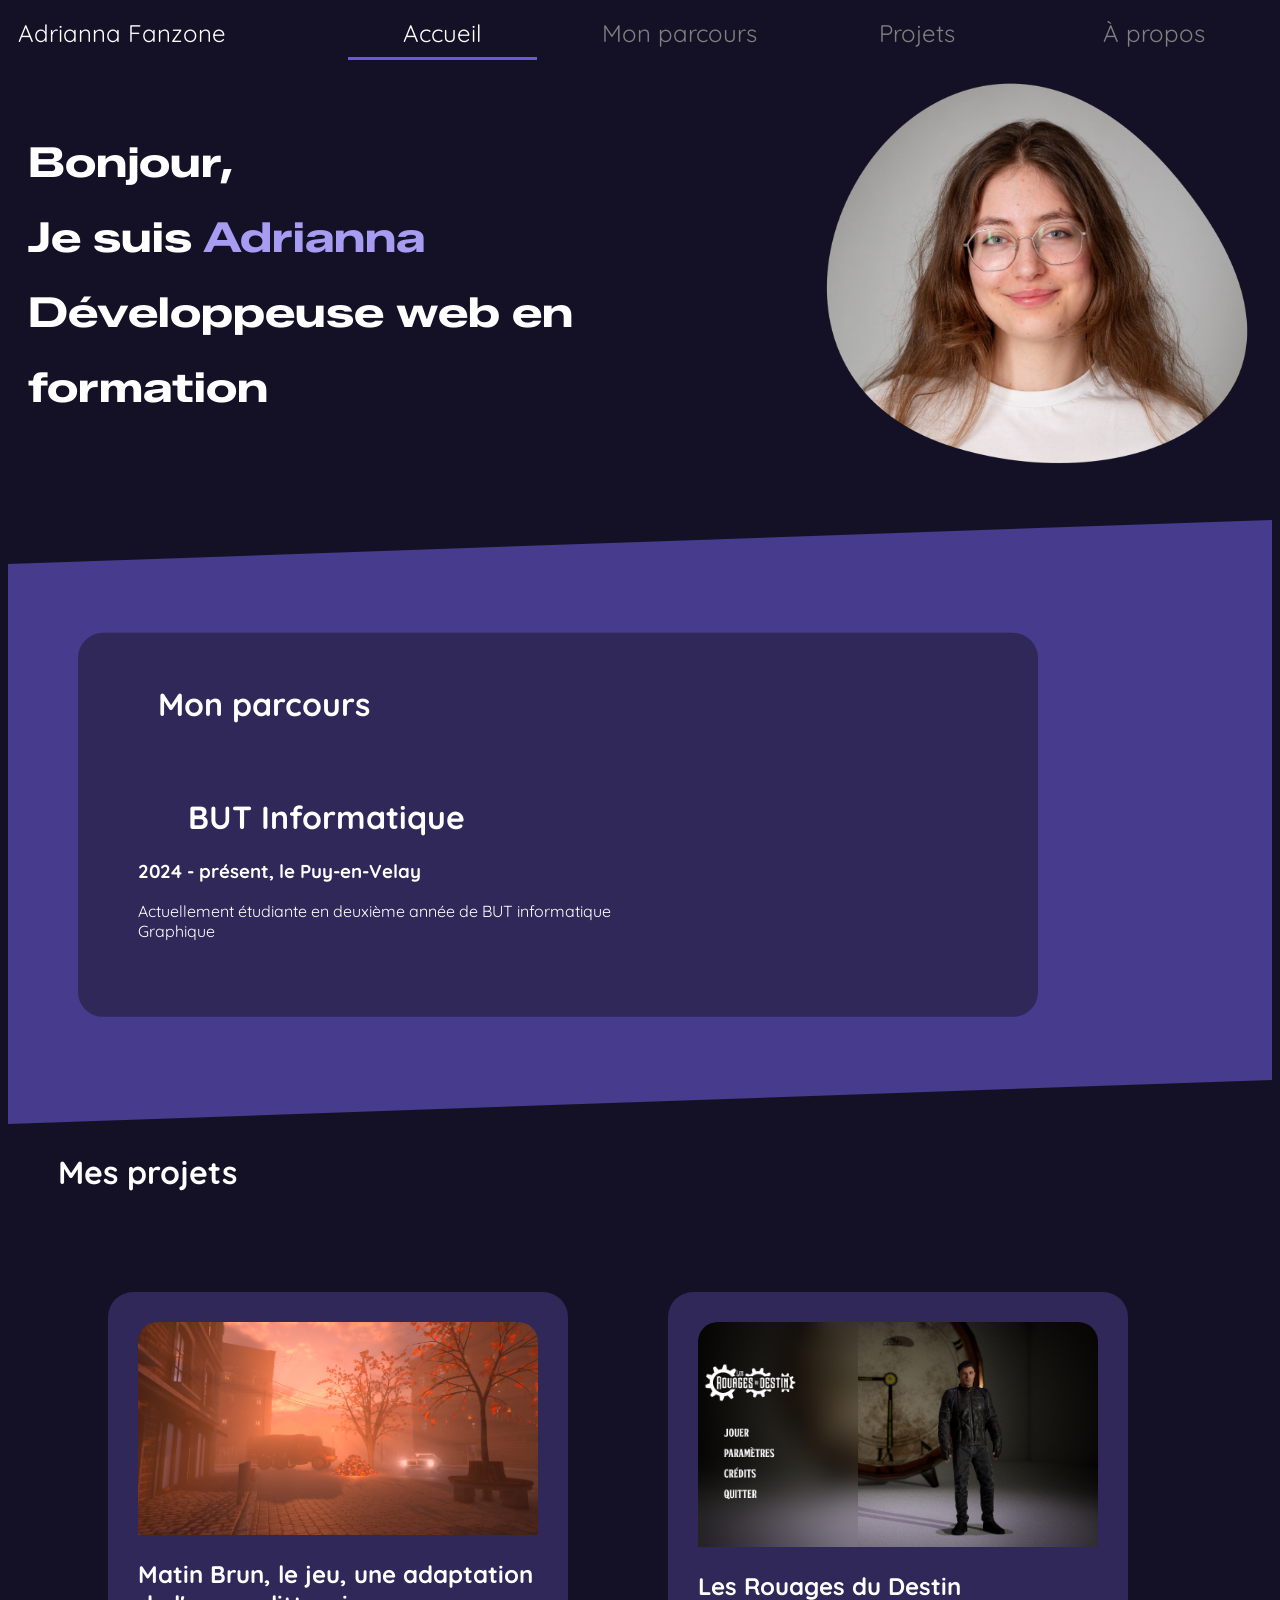
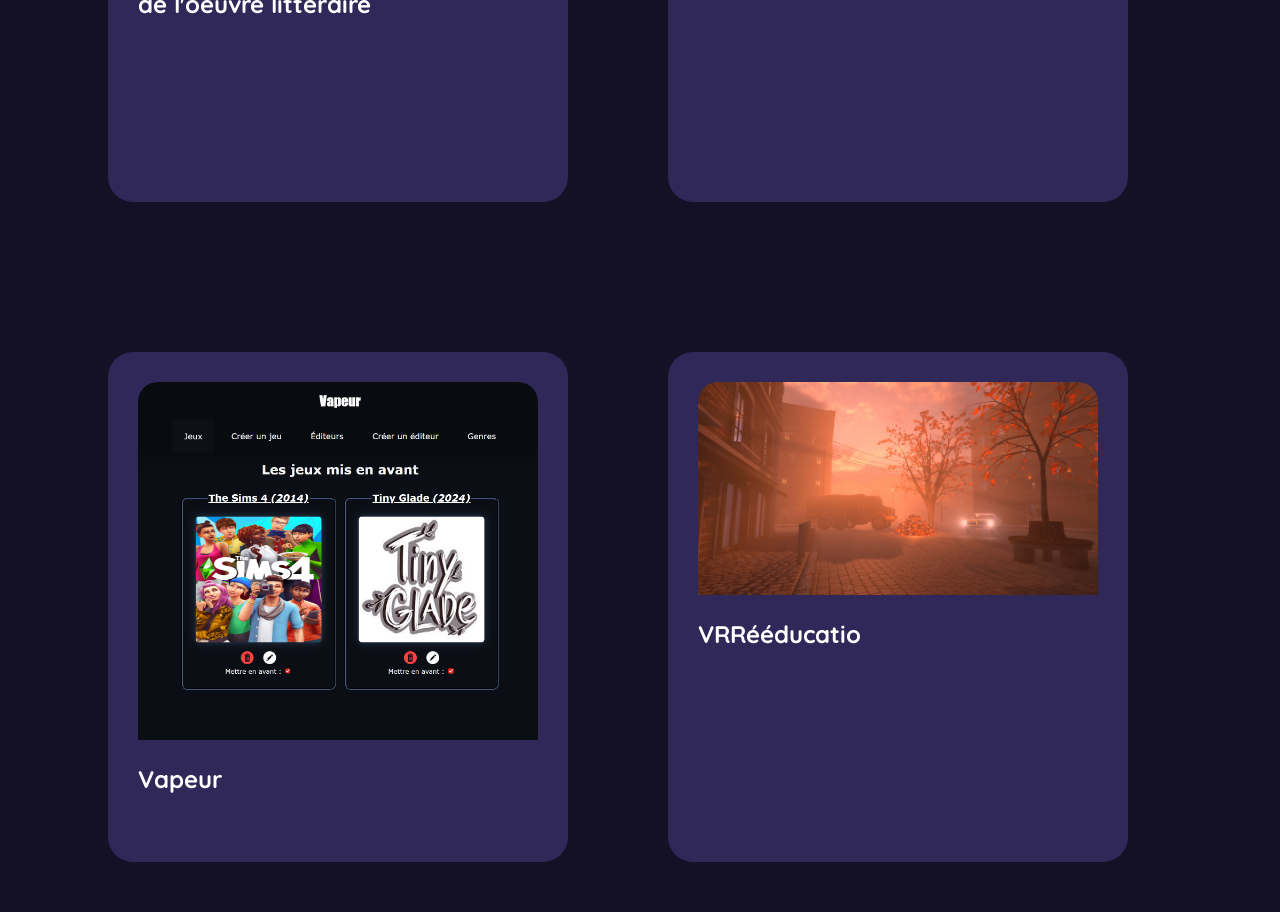
<file: index.html>
<!DOCTYPE html>
<html lang="fr">
<head>
    <meta charset="UTF-8">
    <meta name="viewport" content="width=device-width, initial-scale=1.0">
    <link rel="preconnect" href="https://fonts.googleapis.com">
    <link rel="preconnect" href="https://fonts.gstatic.com" crossorigin>
    <link href="https://fonts.googleapis.com/css2?family=Noto+Sans+JP:wght@100..900&family=Quicksand:wght@300..700&display=swap" rel="stylesheet">
    <link rel="preconnect" href="https://fonts.googleapis.com">
    <link rel="preconnect" href="https://fonts.gstatic.com" crossorigin>
    <link href="https://fonts.googleapis.com/css2?family=Noto+Sans+JP:wght@100..900&family=Quicksand:wght@300..700&family=Zalando+Sans+Expanded:ital,wght@0,200..900;1,200..900&display=swap" rel="stylesheet">
    <link rel="stylesheet" href="./css/styles.css">
    <title>Document</title>
</head>
<body>

<header>

    <div class="menu">
        <nav class="primary-nav">
            <a href="#" class="name">Adrianna Fanzone</a>
            <ul class="nav-links">
                <li><a href="index.html" class="nav-link" id="opened">Accueil</a></li>
                <li><a href="index.html#parcours" class="nav-link">Mon parcours</a></li>
                <li><a href="index.html#projets" class="nav-link">Projets</a></li>
                <li><a href="apropos.html" class="nav-link">À propos</a></li>
            </ul>
        </nav>
    </div>
</header>

<main>

    <div class="presentation">
        <div class="text">
            <h1>Bonjour, <br> Je suis <span id="colored">Adrianna</span> <br> Développeuse web en formation</h1>
        </div>
        <img class="profilePicture" src="./img/profilePicture.png" alt="Profile Picture">

    </div>

    <div id="parcours">
        <div class="content">
        <h1>Mon parcours</h1>

            <div class="parcourContainer">
                <h1>BUT Informatique</h1>
                <h3>2024 - présent, le Puy-en-Velay</h3>
                <p>Actuellement étudiante en deuxième année de BUT informatique Graphique</p>
            </div>

        </div>

    </div>

    <div id="projets">
        <h1>Mes projets</h1>
        <div class="projectContainer">

            <div class="TwoProjects">
                <a href="projets/MatinBrun.html">
                <div class="project">
                    <img src="img/MatinBrun/MatinBrun.png" alt="Matin Brun">
                    <h2>Matin Brun, le jeu, une adaptation de l'oeuvre litteraire</h2>
                </div>
                </a>

                <a href="projets/RouagesDestin.html">
                <div class="project">
                    <img src="img/RouagesDestin/RouagesDestin.png" alt="Rouages du destin">
                    <h2>Les Rouages du Destin</h2>
                </div>
                </a>
            </div>

            <div class="TwoProjects">

                <a href="projets/Vapeur.html">
                <div class="project">
                    <img src="./img/Vapeur/Vapeur.png" alt="Vapeur">
                    <h2>Vapeur</h2>
                </div>
                </a>


                <a href="projets/VRReeducatio.html">
                <div class="project">
                    <img src="./img/VRReeducatio/VRReeducatio.png" alt="VR Reeducatio">
                    <h2>VRRééducatio</h2>
                </div>
                </a>
            </div>

        </div>
    </div>


</main>

<footer>

</footer>

</body>
</html>
</file>
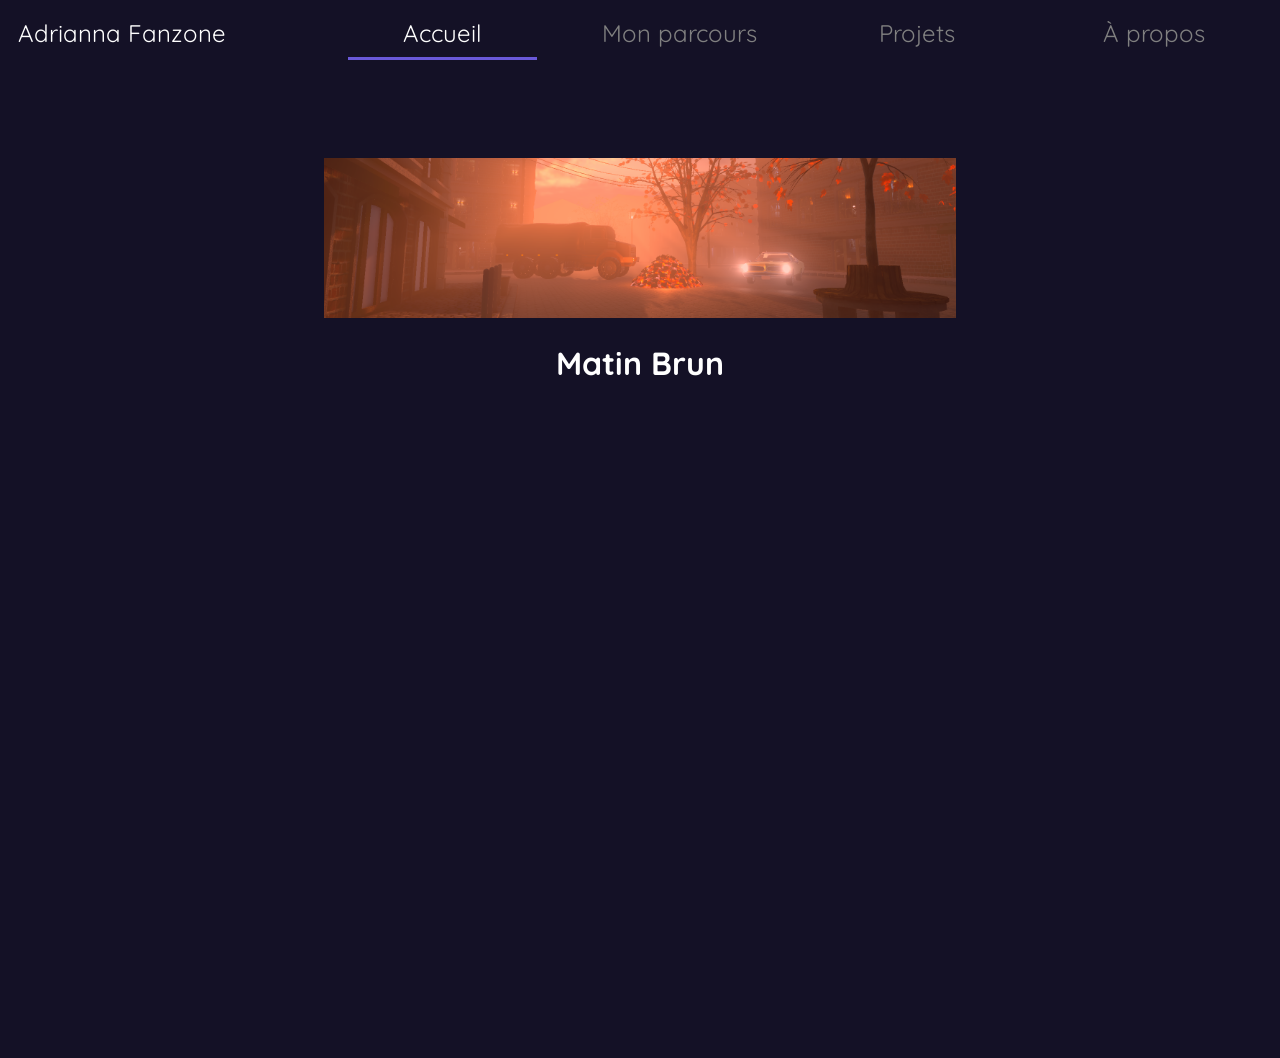
<file: projets/MatinBrun.html>
<!DOCTYPE html>
<html lang="fr">
<head>
    <meta charset="UTF-8">
    <meta name="viewport" content="width=device-width, initial-scale=1.0">
    <link rel="preconnect" href="https://fonts.googleapis.com">
    <link rel="preconnect" href="https://fonts.gstatic.com" crossorigin>
    <link href="https://fonts.googleapis.com/css2?family=Noto+Sans+JP:wght@100..900&family=Quicksand:wght@300..700&display=swap" rel="stylesheet">
    <link rel="preconnect" href="https://fonts.googleapis.com">
    <link rel="preconnect" href="https://fonts.gstatic.com" crossorigin>
    <link href="https://fonts.googleapis.com/css2?family=Noto+Sans+JP:wght@100..900&family=Quicksand:wght@300..700&family=Zalando+Sans+Expanded:ital,wght@0,200..900;1,200..900&display=swap" rel="stylesheet">
    <link rel="stylesheet" href="../css/styles.css">
    <title>Document</title>
</head>
<body>

<header>

    <div class="menu">
        <nav class="primary-nav">
            <a href="#" class="name">Adrianna Fanzone</a>
            <ul class="nav-links">
                <li><a href="../index.html" class="nav-link" id="opened">Accueil</a></li>
                <li><a href="../index.html#parcours" class="nav-link">Mon parcours</a></li>
                <li><a href="../index.html#projets" class="nav-link">Projets</a></li>
                <li><a href="../apropos.html" class="nav-link">À propos</a></li>
            </ul>
        </nav>
    </div>
</header>

<main>
    <div class="couverture">
        <img class="photoCouverture" src="../img/MatinBrun/MatinBrunCroped.png">
        <h1>Matin Brun</h1>
    </div>


</main>

<footer>

</footer>

</body>
</html>
</file>
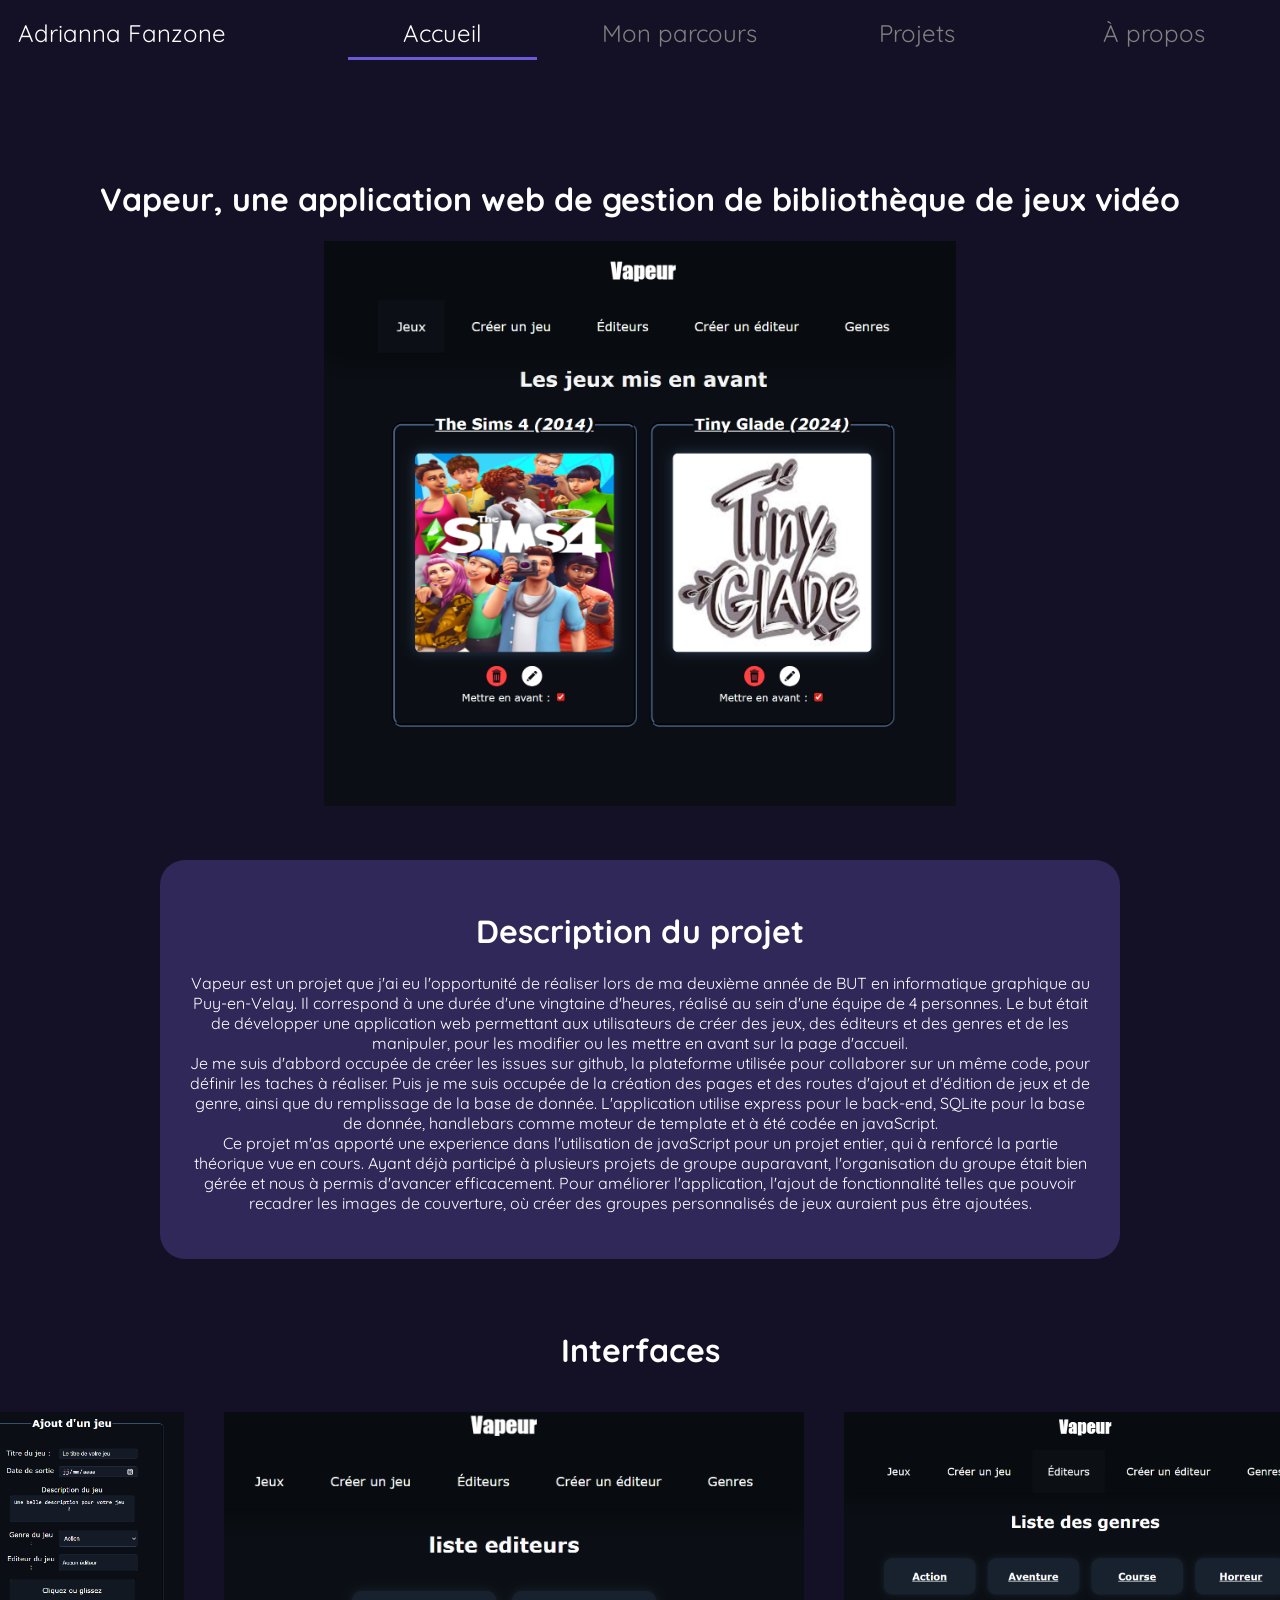
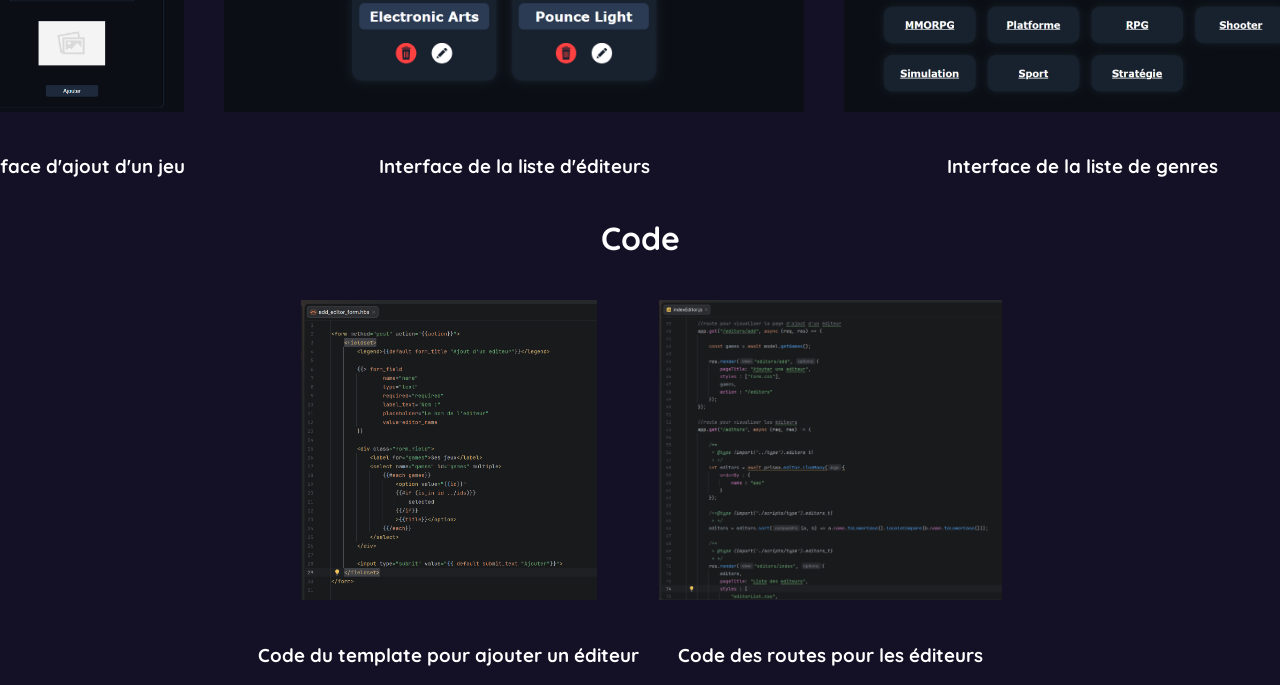
<file: projets/Vapeur.html>
<!DOCTYPE html>
<html lang="fr">
<head>
    <meta charset="UTF-8">
    <meta name="viewport" content="width=device-width, initial-scale=1.0">
    <link rel="preconnect" href="https://fonts.googleapis.com">
    <link rel="preconnect" href="https://fonts.gstatic.com" crossorigin>
    <link href="https://fonts.googleapis.com/css2?family=Noto+Sans+JP:wght@100..900&family=Quicksand:wght@300..700&display=swap" rel="stylesheet">
    <link rel="preconnect" href="https://fonts.googleapis.com">
    <link rel="preconnect" href="https://fonts.gstatic.com" crossorigin>
    <link href="https://fonts.googleapis.com/css2?family=Noto+Sans+JP:wght@100..900&family=Quicksand:wght@300..700&family=Zalando+Sans+Expanded:ital,wght@0,200..900;1,200..900&display=swap" rel="stylesheet">
    <link rel="stylesheet" href="../css/styles.css">
    <title>Document</title>
</head>
<body>

<header>

    <div class="menu">
        <nav class="primary-nav">
            <a href="#" class="name">Adrianna Fanzone</a>
            <ul class="nav-links">
                <li><a href="../index.html" class="nav-link" id="opened">Accueil</a></li>
                <li><a href="../index.html#parcours" class="nav-link">Mon parcours</a></li>
                <li><a href="../index.html#projets" class="nav-link">Projets</a></li>
                <li><a href="../apropos.html" class="nav-link">À propos</a></li>
            </ul>
        </nav>
    </div>
</header>

<main>
   <div class="projets">
        <div class="couverture">
            <h1>Vapeur, une application web de gestion de bibliothèque de jeux vidéo</h1>
            <img class="photoCouverture" src="../img/Vapeur/Vapeur.png">
        </div>

       <div>
           <div></div>
       </div>

        <div class="content">
            <h1>Description du projet</h1>
            <p>Vapeur est un projet que j'ai eu l'opportunité de réaliser lors de ma deuxième année de BUT en informatique graphique au Puy-en-Velay. Il correspond à une durée d'une vingtaine d'heures, réalisé au sein d'une équipe de 4 personnes. Le but était de développer une application web permettant aux utilisateurs de créer des jeux, des éditeurs et des genres et de les manipuler, pour les modifier ou les mettre en avant sur la page d'accueil.<br> Je me suis d'abbord occupée de créer les issues sur github, la plateforme utilisée pour collaborer sur un même code, pour définir les taches à réaliser. Puis je me suis occupée de la création des pages et des routes d'ajout et d'édition de jeux et de genre, ainsi que du remplissage de la base de donnée. L'application utilise express pour le back-end, SQLite pour la base de donnée, handlebars comme moteur de template et à été codée en javaScript. <br>
            Ce projet m'as apporté une experience dans l'utilisation de javaScript pour un projet entier, qui à renforcé la partie théorique vue en cours. Ayant déjà participé à plusieurs projets de groupe auparavant, l'organisation du groupe était bien gérée et nous à permis d'avancer efficacement. Pour améliorer l'application, l'ajout de fonctionnalité telles que pouvoir recadrer les images de couverture, où créer des groupes personnalisés de jeux auraient pus être ajoutées.
            </p>
        </div>

       <h1>Interfaces</h1>
       <div class="images">
           <div class="image">
               <img src="../img/Vapeur/AjoutJeu.png">
               <h3>Interface d'ajout d'un jeu</h3>
           </div>
           <div class="image">
               <img src="../img/Vapeur/ListeEditeur.png">
               <h3>Interface de la liste d'éditeurs</h3>
           </div>
           <div class="image">
               <img src="../img/Vapeur/ListeGenres.png">
               <h3>Interface de la liste de genres</h3>
           </div>
       </div>
       <h1>Code</h1>
       <div class="images">
           <div class="image">
               <img src="../img/Vapeur/VapeurCode.png">
               <h3>Code du template pour ajouter un éditeur</h3>
           </div>
           <div class="image">
               <img src="../img/Vapeur/VapeurCode2.png">
               <h3>Code des routes pour les éditeurs</h3>
           </div>
       </div>

   </div>

</main>

<footer>

</footer>

</body>
</html>
</file>
<file: css/styles.css>
body {
    background-color: #141126;
    color: white;
    font-family: Quicksand;
    height: 100vh;
}

main {
    height: 100%;
    /*align-content: center;*/
}

header {
    position: sticky;
    top: 0;
    z-index: 2;
}

a {
    text-decoration: none;
    color: white;
}

a:visited {
    color: white;
}

.menu {
    /*display: flex;*/
    /*align-items: center;*/
    /*justify-content: space-between;*/
    margin: 0 auto;
    background-color: #141126;
}

.primary-nav {
    display: flex;
    align-items: center;
    justify-content: space-between;
    font-size: 1.5rem;
}

.name {
    margin-left: 10px;
    text-decoration: none;
    color: white;
}

.nav-links {
    display: flex;
    list-style: none;
    width: 75%;
    height: 50px;
    align-items: center;
    margin: 0;
    padding: 0;
}

.nav-links li {
    display: grid;
    width: 25%;
    margin: 0;
    padding: 0;
    height: 100%;
    place-items: center;
    position: relative;
}

.nav-link {
    text-decoration: none;
    color: grey;
    margin: 0;
}

.nav-links li::after {
    content: "";
    position: absolute;
    background-color: #6A59D9;
    height: 3px;
    width: 0;
    bottom: -2px;
    transition: all 0.5s ease;
}

.nav-links li:hover a {
    color: white;
}

.nav-links li:hover::after {
    width: 80%;
}

#opened {
    color: white;
}

#opened::after {
    content: "";
    position: absolute;
    background-color: #6A59D9;
    height: 3px;
    width: 80%;
    bottom: -2px;
    left: 10%;
}

.presentation {
    padding: 20px;
    display: flex;
    align-items: center;
    justify-content: center;
    font-family: Zalando Sans Expanded;
    font-size: 1.3rem;
}

.text {
    line-height: 1.8;
}

.profilePicture {
    width: 35%;
    float: left;
    margin-left: 50px;
}

#colored {
    color: #A79BF2;
}

/*PARTIE PARCOURS*/

#parcours {
    background-color: #463B8C;
    margin-top: 50px;
    padding: 3% 20px; /* Added a percentage value for top/bottom padding to keep the wrapper inside of the parent */

    -webkit-transform: skewY(-2deg);
    -moz-transform: skewY(-2deg);
    -ms-transform: skewY(-2deg);
    -o-transform: skewY(-2deg);
    transform: skewY(-2deg);


    h1 {
        padding-left: 50px;
    }
}

#parcours > .content {
    -webkit-transform: skewY(2deg);
    -moz-transform: skewY(2deg);
    -ms-transform: skewY(2deg);
    -o-transform: skewY(2deg);
    transform: skewY(2deg);
}

.parcourContainer {
    background-color: #2F2859;
    border-radius: 25px;
    width: 500px;
    padding: 30px;
}

#projets {
    margin-top: 50px;

    h1 {
        padding-left: 50px;
    }
}

.TwoProjects{
    display: flex;
    margin: 50px;
    align-items: center;
}

.project {
    background-color: #2F2859;
    border-radius: 25px;
    margin: 50px;
    width: 400px;
    height: 450px;
    padding: 30px;

    img {
        width: 100%;
        border-radius: 20px 20px 0px 0px;
    }
}

.couverture {
    margin-top: 100px;
    text-align: center;
}

.photoCouverture {
    width: 50%;
}

.projets {
    display: flex;
    flex-direction: column;
    text-align: center;
    align-items: center;
    justify-content: center;
}

.images {
    display: flex;

    img {
        height: 300px;
        margin: 20px;
    }
}

.content {
    background-color: #2F2859;
    border-radius: 25px;
    margin: 50px;
    width: 900px;
    padding: 30px;
}
</file>
